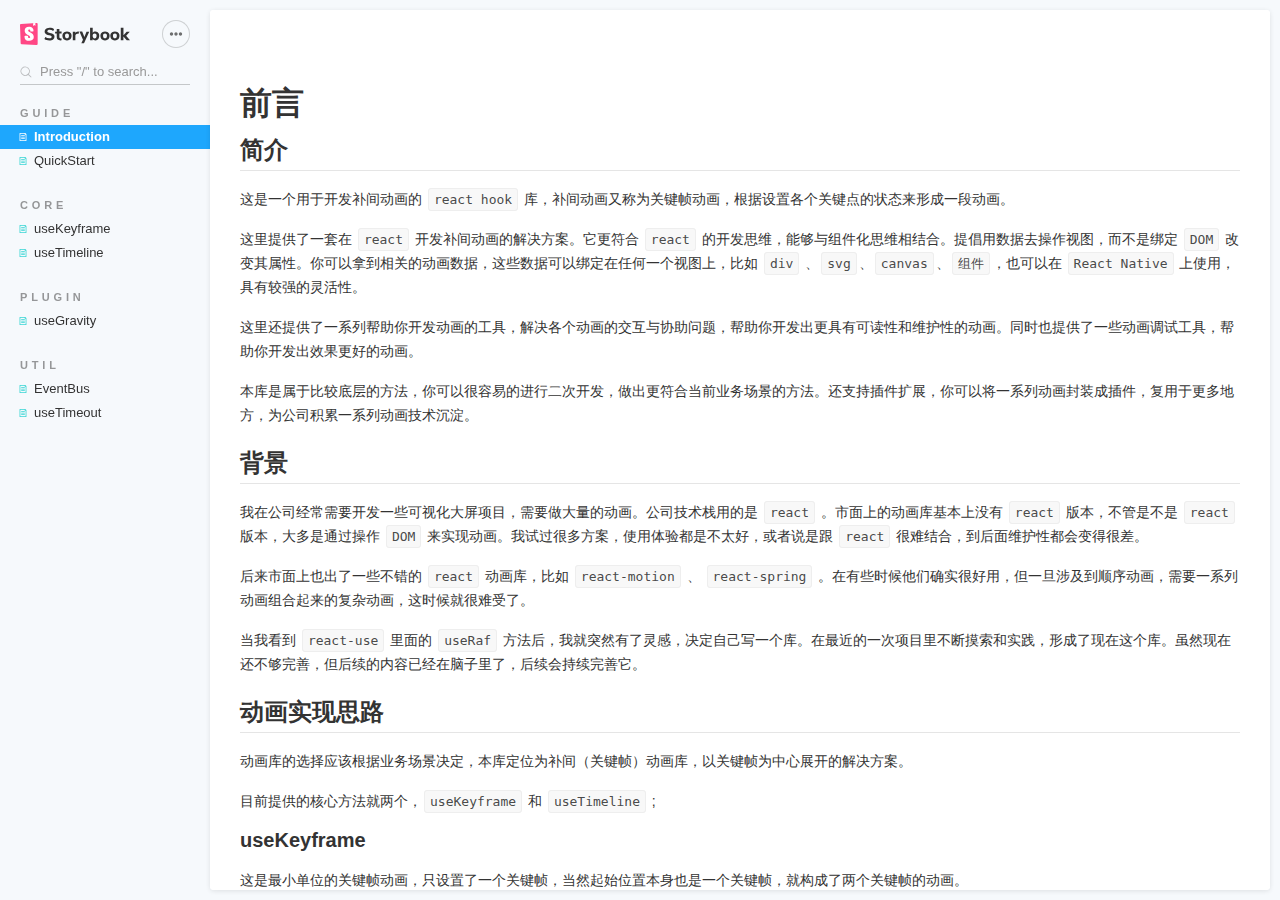
<file: react-use-tween/index.html>
<!doctype html><html lang="en"><head><meta charset="utf-8"/><title>Storybook</title><meta name="viewport" content="width=device-width,initial-scale=1"/><style>html, body {
    overflow: hidden;
    height: 100%;
    width: 100%;
    margin: 0;
    padding: 0;
  }</style><script>/* globals window */
  /* eslint-disable no-underscore-dangle */
  try {
    if (window.top !== window) {
      window.__REACT_DEVTOOLS_GLOBAL_HOOK__ = window.top.__REACT_DEVTOOLS_GLOBAL_HOOK__;
    }
  } catch (e) {
    // eslint-disable-next-line no-console
    console.warn('unable to connect to top frame for connecting dev tools');
  }</script><style>#root[hidden],
      #docs-root[hidden] {
        display: none !important;
      }</style></head><body><div id="root"></div><div id="docs-root"></div><script>window['DOCS_MODE'] = true;</script><script src="runtime~main.411d3c3c7829aaabb366.bundle.js"></script><script src="vendors~main.c6da3232006fa174ff7f.bundle.js"></script><script src="main.38e53b8fa34ca23cdb91.bundle.js"></script></body></html>
</file>
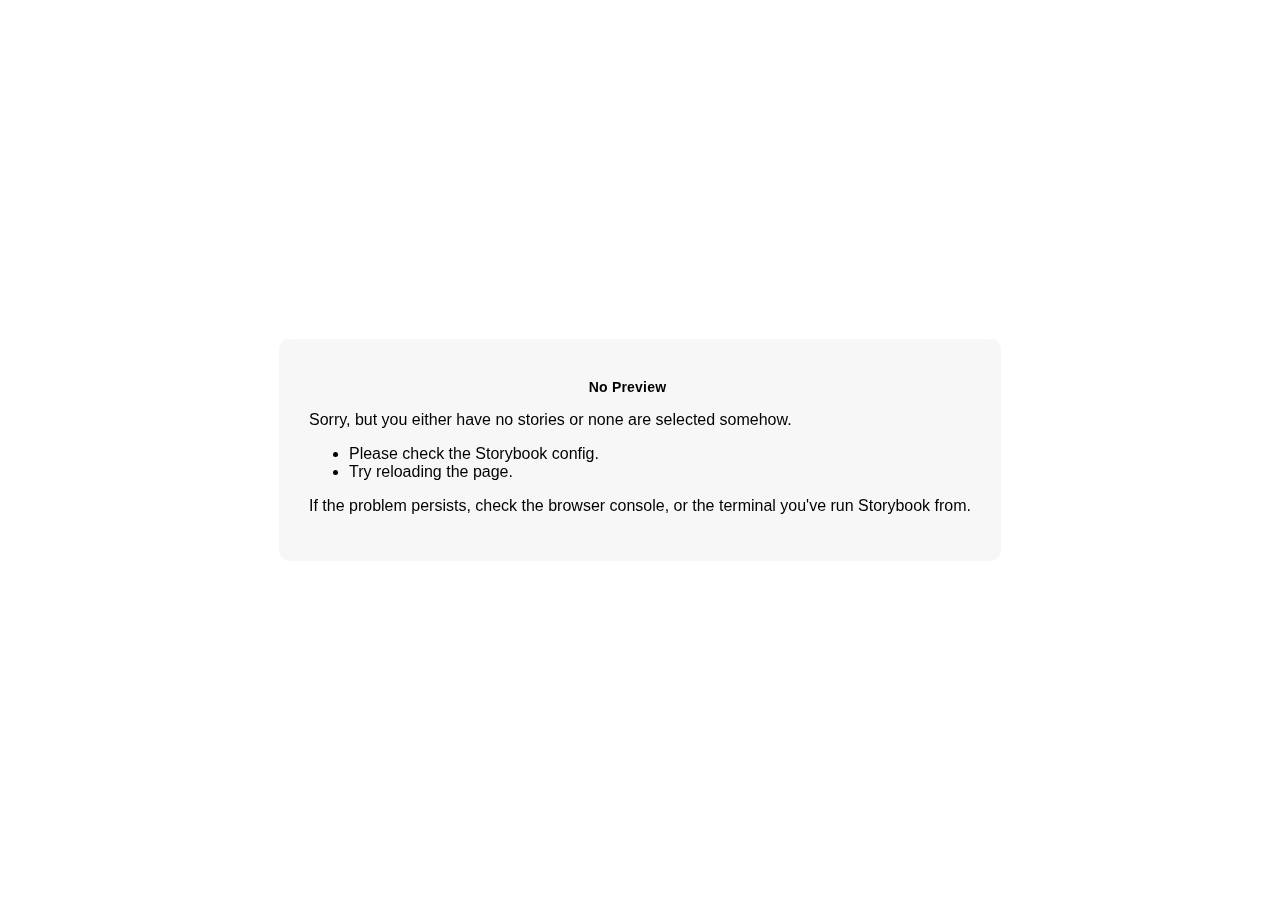
<file: react-use-tween/iframe.html>
<!doctype html><html lang="en"><head><meta charset="utf-8"><title>Storybook</title><meta name="viewport" content="width=device-width,initial-scale=1"><base target="_parent"><style>:not(.sb-show-main) > .sb-main,
  :not(.sb-show-nopreview) > .sb-nopreview,
  :not(.sb-show-errordisplay) > .sb-errordisplay {
    display: none;
  }

  .sb-wrapper {
    position: fixed;
    top: 0;
    bottom: 0;
    left: 0;
    right: 0;
    padding: 20px;
    font-family: "Nunito Sans", -apple-system, ".SFNSText-Regular", "San Francisco", BlinkMacSystemFont, "Segoe UI", "Helvetica Neue", Helvetica, Arial, sans-serif;
    -webkit-font-smoothing: antialiased;
    overflow: auto;
  }

  .sb-heading {
    font-size: 14px;
    font-weight: 600;
    letter-spacing: 0.2px;
    margin: 10px 0;
    padding-right: 25px;
  }

  .sb-nopreview {
    display: flex;
    align-content: center;
    justify-content: center;
  }

  .sb-nopreview_main {
    margin: auto;
    padding: 30px;
    border-radius: 10px;
    background: rgba(0,0,0,0.03);
  }

  .sb-nopreview_heading {
    text-align: center;
  }

  .sb-errordisplay {
    border: 20px solid rgb(187, 49, 49);
    background: #222;
    color: #fff;
    z-index: 999999;
  }

  .sb-errordisplay_code {
    padding: 10px;
    background: #000;
    color: #eee;
    font-family: "Operator Mono", "Fira Code Retina", "Fira Code", "FiraCode-Retina", "Andale Mono", "Lucida Console", Consolas, Monaco, monospace;
  }

  .sb-errordisplay pre {
    white-space: pre-wrap;
  }</style><script>/* globals window */
  /* eslint-disable no-underscore-dangle */
  try {
    if (window.top !== window) {
      window.__REACT_DEVTOOLS_GLOBAL_HOOK__ = window.top.__REACT_DEVTOOLS_GLOBAL_HOOK__;
      window.__VUE_DEVTOOLS_GLOBAL_HOOK__ = window.top.__VUE_DEVTOOLS_GLOBAL_HOOK__;
      window.top.__VUE_DEVTOOLS_CONTEXT__ = window.document;
    }
  } catch (e) {
    // eslint-disable-next-line no-console
    console.warn('unable to connect to top frame for connecting dev tools');
  }</script><link href="static/css/main.9bbf98fb.chunk.css" rel="stylesheet"><style>#root[hidden],
      #docs-root[hidden] {
        display: none !important;
      }</style></head><body><div class="sb-nopreview sb-wrapper"><div class="sb-nopreview_main"><h1 class="sb-nopreview_heading sb-heading">No Preview</h1><p>Sorry, but you either have no stories or none are selected somehow.</p><ul><li>Please check the Storybook config.</li><li>Try reloading the page.</li></ul><p>If the problem persists, check the browser console, or the terminal you've run Storybook from.</p></div></div><div class="sb-errordisplay sb-wrapper"><pre id="error-message" class="sb-heading"></pre><pre class="sb-errordisplay_code"><code id="error-stack"></code></pre></div><div id="root"></div><div id="docs-root"></div><script src="runtime~main.30d7f508acb68cf7fb13.bundle.js"></script><script src="vendors~main.30d7f508acb68cf7fb13.bundle.js"></script><script src="main.30d7f508acb68cf7fb13.bundle.js"></script></body></html>
</file>
<file: react-use-tween/static/css/main.9bbf98fb.chunk.css>
.sbdocs .sbdocs-preview .preview-title {
  margin: -20px -20px 0;
  padding: 0 20px 8px;
  border-bottom: 1px solid rgba(0,0,0,.1);
}

.box {
  width: 50px;
  height: 50px;
  background-color: #3cf;
}

.ball {
  width: 50px;
  height: 50px;
  border-radius: 50%;
  background-color: #3cf;
}


/*# sourceMappingURL=main.9bbf98fb.chunk.css.map*/
</file>
